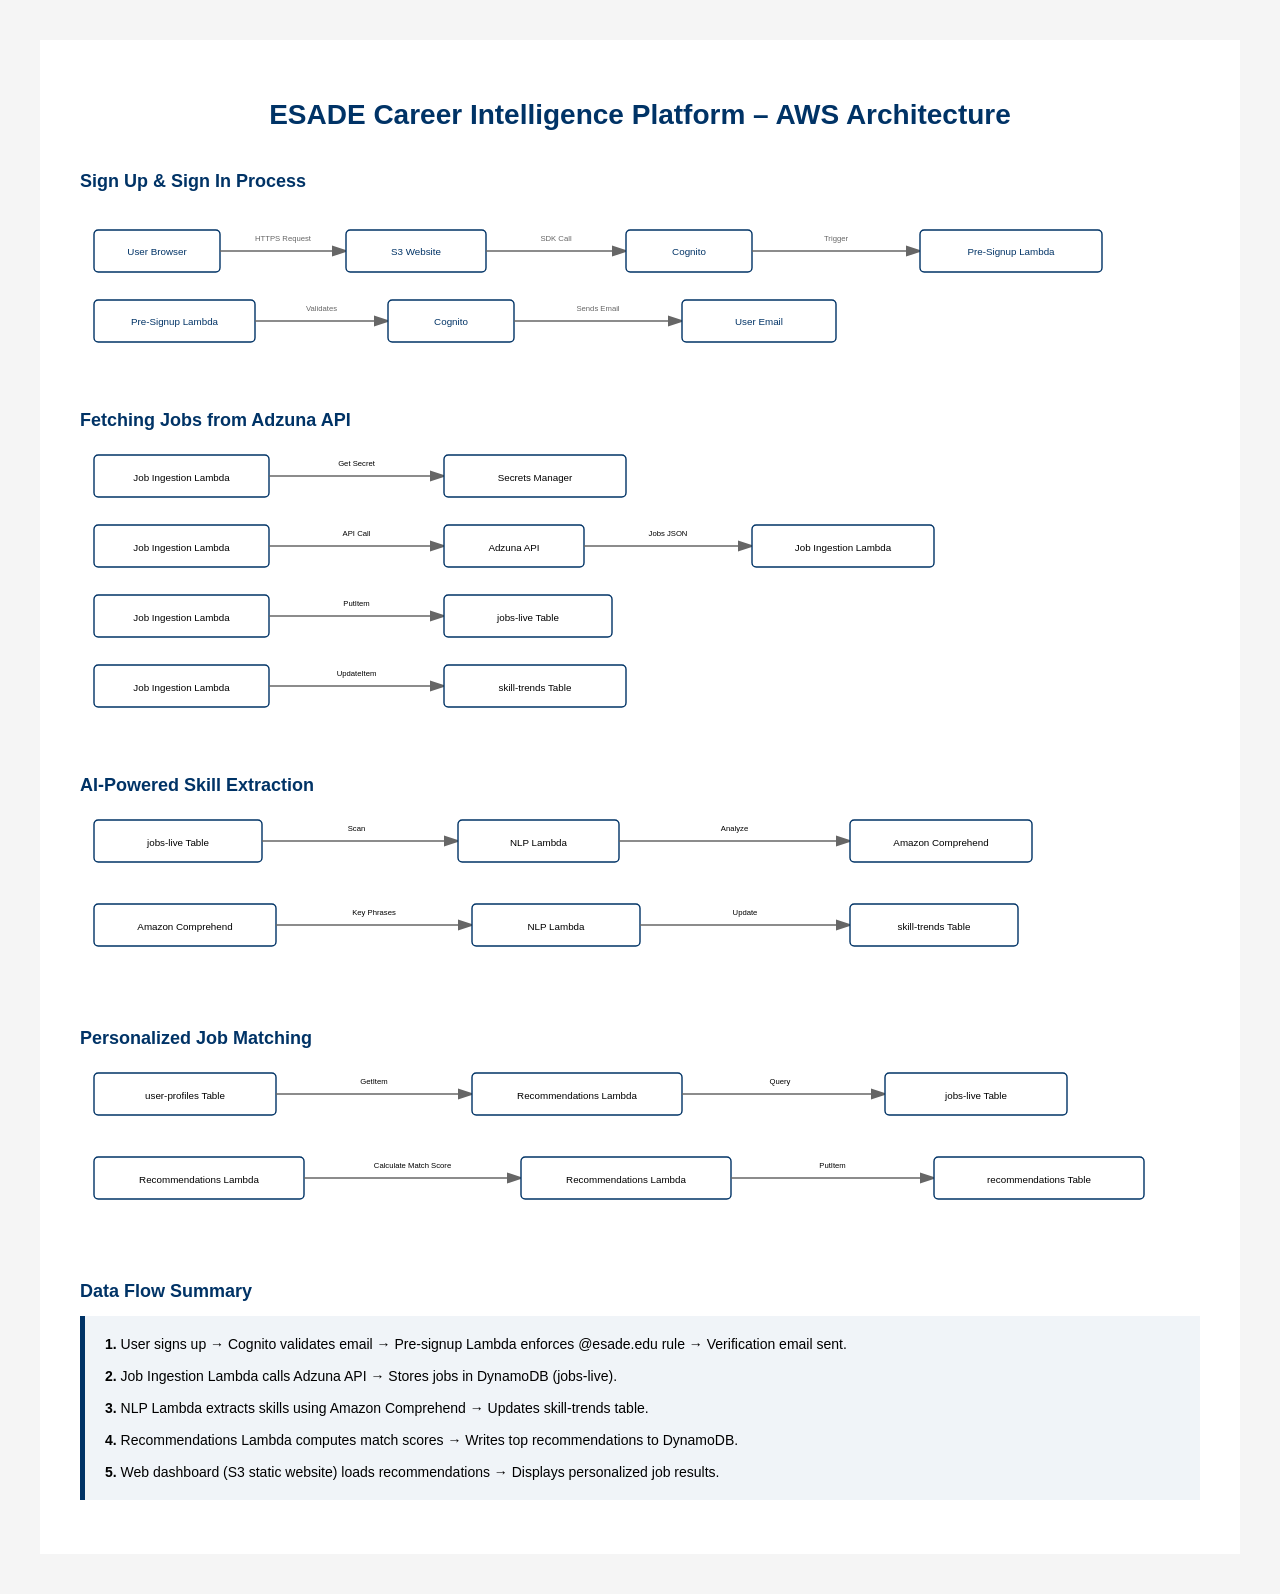
<file: aws_architecture.html>
<!DOCTYPE html>
<html lang="en">
<head>
    <meta charset="UTF-8">
    <meta name="viewport" content="width=device-width, initial-scale=1.0">
    <title>AWS Architecture Diagrams – ESADE Career Intelligence Platform</title>

    <style>
        body {
            font-family: 'Segoe UI', Tahoma, sans-serif;
            background: #f5f5f5;
            margin: 0;
            padding: 40px;
        }

        .container {
            max-width: 1300px;
            margin: auto;
            background: white;
            padding: 40px;
        }

        h1 {
            text-align: center;
            color: #003366;
            font-size: 28px;
            font-weight: 700;
            margin-bottom: 40px;
        }

        .diagram-title {
            color: #003366;
            font-size: 18px;
            font-weight: 700;
            margin: 40px 0 10px 0;
            text-align: left;
        }

        svg {
            width: 100%;
            height: auto;
            display: block;
            margin-bottom: 30px;
        }

        @media print {
            body { padding: 0; }
            .container { padding: 20px; }
            .diagram-title { page-break-before: always; }
        }
    </style>
</head>

<body>
<div class="container">

<h1>ESADE Career Intelligence Platform – AWS Architecture</h1>


<!-- ========================================================= -->
<!-- 1. SIGN UP & SIGN IN PROCESS -->
<!-- ========================================================= -->

<div class="diagram-title"> Sign Up & Sign In Process</div>
<svg viewBox="0 0 1600 240">

    <defs>
        <marker id="arrow" markerWidth="12" markerHeight="12" refX="10" refY="4" orient="auto">
            <polygon points="0 0, 12 4, 0 8" fill="#666"/>
        </marker>
    </defs>

    <!-- TOP ROW (Large Spacing) -->
    <rect x="20" y="40" width="180" height="60" stroke="#003366" fill="white" rx="6" stroke-width="2"/>
    <text x="110" y="75" text-anchor="middle" font-size="14" fill="#003366">User Browser</text>

    <line x1="200" y1="70" x2="380" y2="70" stroke="#666" stroke-width="2" marker-end="url(#arrow)"/>
    <text x="290" y="55" text-anchor="middle" font-size="11" fill="#666">HTTPS Request</text>

    <rect x="380" y="40" width="200" height="60" stroke="#003366" fill="white" rx="6" stroke-width="2"/>
    <text x="480" y="75" text-anchor="middle" font-size="14" fill="#003366">S3 Website</text>

    <line x1="580" y1="70" x2="780" y2="70" stroke="#666" stroke-width="2" marker-end="url(#arrow)"/>
    <text x="680" y="55" text-anchor="middle" font-size="11" fill="#666">SDK Call</text>

    <rect x="780" y="40" width="180" height="60" stroke="#003366" fill="white" rx="6" stroke-width="2"/>
    <text x="870" y="75" text-anchor="middle" font-size="14" fill="#003366">Cognito</text>

    <line x1="960" y1="70" x2="1200" y2="70" stroke="#666" stroke-width="2" marker-end="url(#arrow)"/>
    <text x="1080" y="55" text-anchor="middle" font-size="11" fill="#666">Trigger</text>

    <rect x="1200" y="40" width="260" height="60" stroke="#003366" fill="white" rx="6" stroke-width="2"/>
    <text x="1330" y="75" text-anchor="middle" font-size="14" fill="#003366">Pre-Signup Lambda</text>

    <!-- BOTTOM ROW -->
    <rect x="20" y="140" width="230" height="60" stroke="#003366" fill="white" rx="6" stroke-width="2"/>
    <text x="135" y="175" text-anchor="middle" font-size="14" fill="#003366">Pre-Signup Lambda</text>

    <line x1="250" y1="170" x2="440" y2="170" stroke="#666" stroke-width="2" marker-end="url(#arrow)"/>
    <text x="345" y="155" text-anchor="middle" font-size="11" fill="#666">Validates</text>

    <rect x="440" y="140" width="180" height="60" stroke="#003366" fill="white" rx="6" stroke-width="2"/>
    <text x="530" y="175" text-anchor="middle" font-size="14" fill="#003366">Cognito</text>

    <line x1="620" y1="170" x2="860" y2="170" stroke="#666" stroke-width="2" marker-end="url(#arrow)"/>
    <text x="740" y="155" text-anchor="middle" font-size="11" fill="#666">Sends Email</text>

    <rect x="860" y="140" width="220" height="60" stroke="#003366" fill="white" rx="6" stroke-width="2"/>
    <text x="970" y="175" text-anchor="middle" font-size="14" fill="#003366">User Email</text>

</svg>



<!-- ========================================================= -->
<!-- 2. FETCHING JOBS FROM ADZUNA API -->
<!-- ========================================================= -->

<div class="diagram-title"> Fetching Jobs from Adzuna API</div>
<svg viewBox="0 0 1600 420">

    <defs>
        <marker id="arrow" markerWidth="12" markerHeight="12" refX="10" refY="4" orient="auto">
            <polygon points="0 0, 12 4, 0 8" fill="#666"/>
        </marker>
    </defs>

    <!-- Row 1 -->
    <rect x="20" y="20" width="250" height="60" fill="white" stroke="#003366" stroke-width="2" rx="6"/>
    <text x="145" y="57" text-anchor="middle" font-size="14">Job Ingestion Lambda</text>

    <line x1="270" y1="50" x2="520" y2="50" stroke="#666" stroke-width="2" marker-end="url(#arrow)"/>
    <text x="395" y="35" font-size="11" text-anchor="middle">Get Secret</text>

    <rect x="520" y="20" width="260" height="60" fill="white" stroke="#003366" stroke-width="2" rx="6"/>
    <text x="650" y="57" text-anchor="middle" font-size="14">Secrets Manager</text>

    <!-- Row 2 -->
    <rect x="20" y="120" width="250" height="60" fill="white" stroke="#003366" stroke-width="2" rx="6"/>
    <text x="145" y="157" text-anchor="middle" font-size="14">Job Ingestion Lambda</text>

    <line x1="270" y1="150" x2="520" y2="150" stroke="#666" stroke-width="2" marker-end="url(#arrow)"/>
    <text x="395" y="135" font-size="11" text-anchor="middle">API Call</text>

    <rect x="520" y="120" width="200" height="60" fill="white" stroke="#003366" rx="6" stroke-width="2"/>
    <text x="620" y="157" text-anchor="middle" font-size="14">Adzuna API</text>

    <line x1="720" y1="150" x2="960" y2="150" stroke="#666" stroke-width="2" marker-end="url(#arrow)"/>
    <text x="840" y="135" font-size="11" text-anchor="middle">Jobs JSON</text>

    <rect x="960" y="120" width="260" height="60" fill="white" stroke="#003366" rx="6" stroke-width="2"/>
    <text x="1090" y="157" text-anchor="middle" font-size="14">Job Ingestion Lambda</text>

    <!-- Row 3 -->
    <rect x="20" y="220" width="250" height="60" fill="white" stroke="#003366" stroke-width="2" rx="6"/>
    <text x="145" y="257" text-anchor="middle" font-size="14">Job Ingestion Lambda</text>

    <line x1="270" y1="250" x2="520" y2="250" stroke="#666" stroke-width="2" marker-end="url(#arrow)"/>
    <text x="395" y="235" font-size="11" text-anchor="middle">PutItem</text>

    <rect x="520" y="220" width="240" height="60" fill="white" stroke="#003366" stroke-width="2" rx="6"/>
    <text x="640" y="257" text-anchor="middle" font-size="14">jobs-live Table</text>

    <!-- Row 4 -->
    <rect x="20" y="320" width="250" height="60" fill="white" stroke="#003366" stroke-width="2" rx="6"/>
    <text x="145" y="357" text-anchor="middle" font-size="14">Job Ingestion Lambda</text>

    <line x1="270" y1="350" x2="520" y2="350" stroke="#666" stroke-width="2" marker-end="url(#arrow)"/>
    <text x="395" y="335" font-size="11" text-anchor="middle">UpdateItem</text>

    <rect x="520" y="320" width="260" height="60" fill="white" stroke="#003366" stroke-width="2" rx="6"/>
    <text x="650" y="357" text-anchor="middle" font-size="14">skill-trends Table</text>

</svg>



<!-- ========================================================= -->
<!-- 3. AI-POWERED SKILL EXTRACTION -->
<!-- ========================================================= -->

<div class="diagram-title"> AI-Powered Skill Extraction</div>
<svg viewBox="0 0 1600 260">

    <defs>
        <marker id="arrow" markerWidth="12" markerHeight="12" refX="10" refY="4" orient="auto">
            <polygon points="0 0, 12 4, 0 8" fill="#666"/>
        </marker>
    </defs>

    <!-- Row 1 -->
    <rect x="20" y="20" width="240" height="60" fill="white" stroke="#003366" stroke-width="2" rx="6"/>
    <text x="140" y="57" text-anchor="middle" font-size="14">jobs-live Table</text>

    <line x1="260" y1="50" x2="540" y2="50" stroke="#666" marker-end="url(#arrow)" stroke-width="2"/>
    <text x="395" y="35" text-anchor="middle" font-size="11">Scan</text>

    <rect x="540" y="20" width="230" height="60" fill="white" stroke="#003366" stroke-width="2" rx="6"/>
    <text x="655" y="57" text-anchor="middle" font-size="14">NLP Lambda</text>

    <line x1="770" y1="50" x2="1100" y2="50" stroke="#666" marker-end="url(#arrow)" stroke-width="2"/>
    <text x="935" y="35" text-anchor="middle" font-size="11">Analyze</text>

    <rect x="1100" y="20" width="260" height="60" fill="white" stroke="#003366" stroke-width="2" rx="6"/>
    <text x="1230" y="57" text-anchor="middle" font-size="14">Amazon Comprehend</text>

    <!-- Row 2 -->
    <rect x="20" y="140" width="260" height="60" fill="white" stroke="#003366" stroke-width="2" rx="6"/>
    <text x="150" y="177" text-anchor="middle" font-size="14">Amazon Comprehend</text>

    <line x1="280" y1="170" x2="560" y2="170" stroke="#666" marker-end="url(#arrow)" stroke-width="2"/>
    <text x="420" y="155" text-anchor="middle" font-size="11">Key Phrases</text>

    <rect x="560" y="140" width="240" height="60" fill="white" stroke="#003366" stroke-width="2" rx="6"/>
    <text x="680" y="177" text-anchor="middle" font-size="14">NLP Lambda</text>

    <line x1="800" y1="170" x2="1100" y2="170" stroke="#666" marker-end="url(#arrow)" stroke-width="2"/>
    <text x="950" y="155" text-anchor="middle" font-size="11">Update</text>

    <rect x="1100" y="140" width="240" height="60" fill="white" stroke="#003366" stroke-width="2" rx="6"/>
    <text x="1220" y="177" text-anchor="middle" font-size="14">skill-trends Table</text>

</svg>



<!-- ========================================================= -->
<!-- 4. PERSONALIZED JOB MATCHING -->
<!-- ========================================================= -->

<div class="diagram-title"> Personalized Job Matching</div>
<svg viewBox="0 0 1600 260">

    <defs>
        <marker id="arrow" markerWidth="12" markerHeight="12" refX="10" refY="4" orient="auto">
            <polygon points="0 0, 12 4, 0 8" fill="#666"/>
        </marker>
    </defs>

    <!-- Row 1 -->
    <rect x="20" y="20" width="260" height="60" fill="white" stroke="#003366" stroke-width="2" rx="6"/>
    <text x="150" y="57" font-size="14" text-anchor="middle">user-profiles Table</text>

    <line x1="280" y1="50" x2="560" y2="50" marker-end="url(#arrow)" stroke="#666" stroke-width="2"/>
    <text x="420" y="35" text-anchor="middle" font-size="11">GetItem</text>

    <rect x="560" y="20" width="300" height="60" fill="white" stroke="#003366" stroke-width="2" rx="6"/>
    <text x="710" y="57" font-size="14" text-anchor="middle">Recommendations Lambda</text>

    <line x1="860" y1="50" x2="1150" y2="50" marker-end="url(#arrow)" stroke="#666" stroke-width="2"/>
    <text x="1000" y="35" text-anchor="middle" font-size="11">Query</text>

    <rect x="1150" y="20" width="260" height="60" fill="white" stroke="#003366" stroke-width="2" rx="6"/>
    <text x="1280" y="57" font-size="14" text-anchor="middle">jobs-live Table</text>

    <!-- Row 2 -->
    <rect x="20" y="140" width="300" height="60" fill="white" stroke="#003366" stroke-width="2" rx="6"/>
    <text x="170" y="177" font-size="14" text-anchor="middle">Recommendations Lambda</text>

    <line x1="320" y1="170" x2="630" y2="170" marker-end="url(#arrow)" stroke="#666" stroke-width="2"/>
    <text x="475" y="155" font-size="11" text-anchor="middle">Calculate Match Score</text>

    <rect x="630" y="140" width="300" height="60" fill="white" stroke="#003366" stroke-width="2" rx="6"/>
    <text x="780" y="177" font-size="14" text-anchor="middle">Recommendations Lambda</text>

    <line x1="930" y1="170" x2="1220" y2="170" marker-end="url(#arrow)" stroke="#666" stroke-width="2"/>
    <text x="1075" y="155" font-size="11" text-anchor="middle">PutItem</text>

    <rect x="1220" y="140" width="300" height="60" fill="white" stroke="#003366" stroke-width="2" rx="6"/>
    <text x="1370" y="177" font-size="14" text-anchor="middle">recommendations Table</text>

</svg>



<!-- ========================================================= -->
<!-- 5. DATA FLOW (NO SVG) -->
<!-- ========================================================= -->

<div class="diagram-title"> Data Flow Summary</div>

<p style="background:#f0f4f8; padding:20px; border-left:5px solid #003366; font-size:14px;">
<b>1.</b> User signs up → Cognito validates email → Pre-signup Lambda enforces @esade.edu rule → Verification email sent.<br><br>
<b>2.</b> Job Ingestion Lambda calls Adzuna API → Stores jobs in DynamoDB (jobs-live).<br><br>
<b>3.</b> NLP Lambda extracts skills using Amazon Comprehend → Updates skill-trends table.<br><br>
<b>4.</b> Recommendations Lambda computes match scores → Writes top recommendations to DynamoDB.<br><br>
<b>5.</b> Web dashboard (S3 static website) loads recommendations → Displays personalized job results.
</p>

</div>
</body>
</html>
</file>
